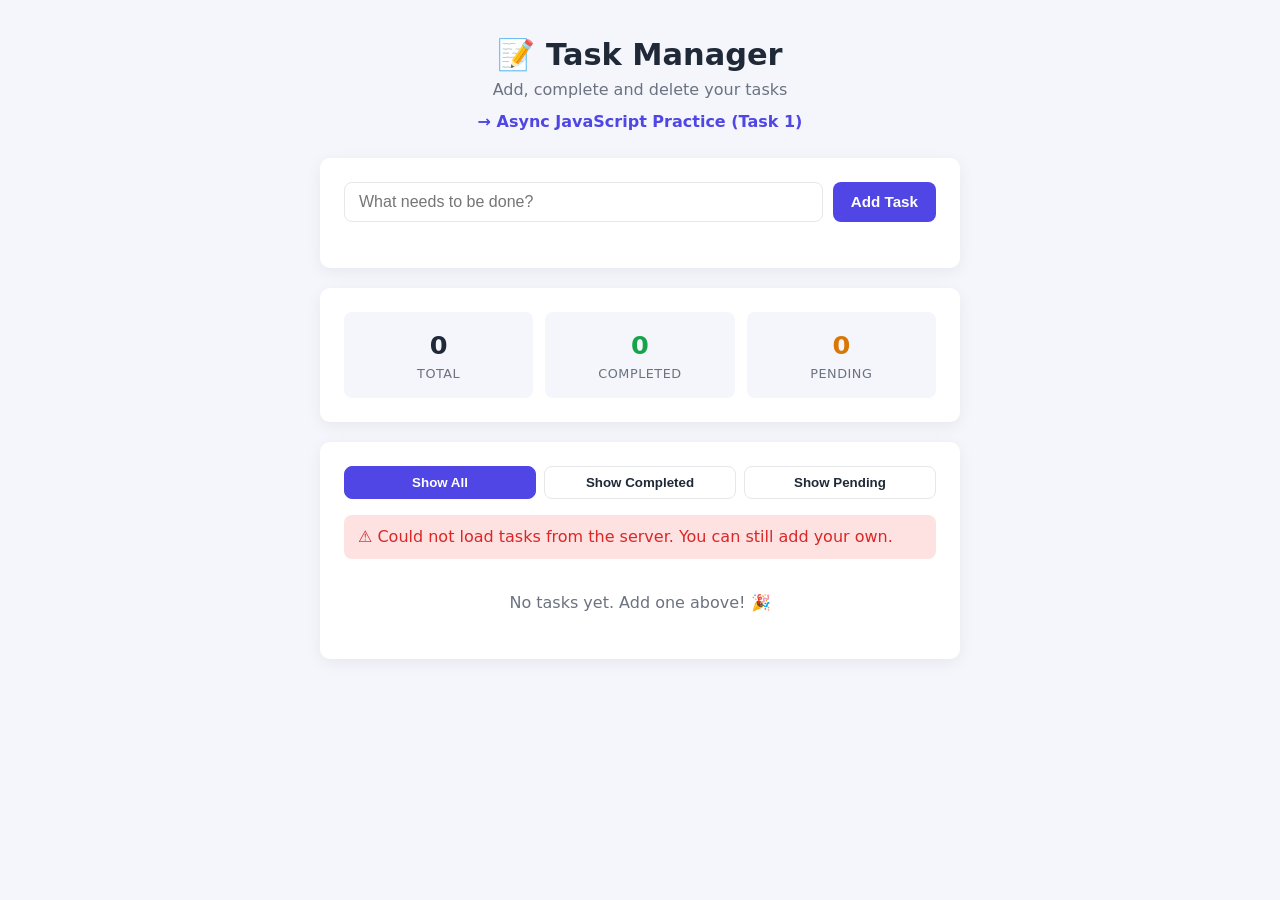
<file: index.html>
<!DOCTYPE html>
<html lang="en">
<head>
  <meta charset="UTF-8" />
  <meta name="viewport" content="width=device-width, initial-scale=1.0" />
  <title>Task Manager</title>
  <link rel="stylesheet" href="style.css" />
</head>
<body>
  <div class="container">
    <header>
      <h1>📝 Task Manager</h1>
      <p>Add, complete and delete your tasks</p>
      <a class="nav-link" href="async-demo.html">→ Async JavaScript Practice (Task 1)</a>
    </header>

    <section class="card">
      <form id="task-form" class="task-form">
        <input id="task-input" type="text" placeholder="What needs to be done?" maxlength="120" autocomplete="off" />
        <button type="submit" class="btn">Add Task</button>
      </form>
      <p id="form-error" class="form-error"></p>
    </section>

   
    <section class="card stats">
      <div class="stat">
        <div id="total-count" class="stat-value">0</div>
        <div class="stat-label">Total</div>
      </div>
      <div class="stat completed">
        <div id="completed-count" class="stat-value">0</div>
        <div class="stat-label">Completed</div>
      </div>
      <div class="stat pending">
        <div id="pending-count" class="stat-value">0</div>
        <div class="stat-label">Pending</div>
      </div>
    </section>

    <section class="card">
      <div id="filters" class="filters">
        <button type="button" class="filter-btn active" data-filter="all">Show All</button>
        <button type="button" class="filter-btn" data-filter="completed">Show Completed</button>
        <button type="button" class="filter-btn" data-filter="pending">Show Pending</button>
      </div>
      <div id="error" class="error hidden"></div>
      <div id="loader" class="loader hidden"></div>
      <ul id="task-list" class="task-list"></ul>
      <p id="empty-state" class="empty-state hidden">No tasks yet. Add one above! 🎉</p>
    </section>
  </div>

  <script src="app.js"></script>
</body>
</html>
</file>
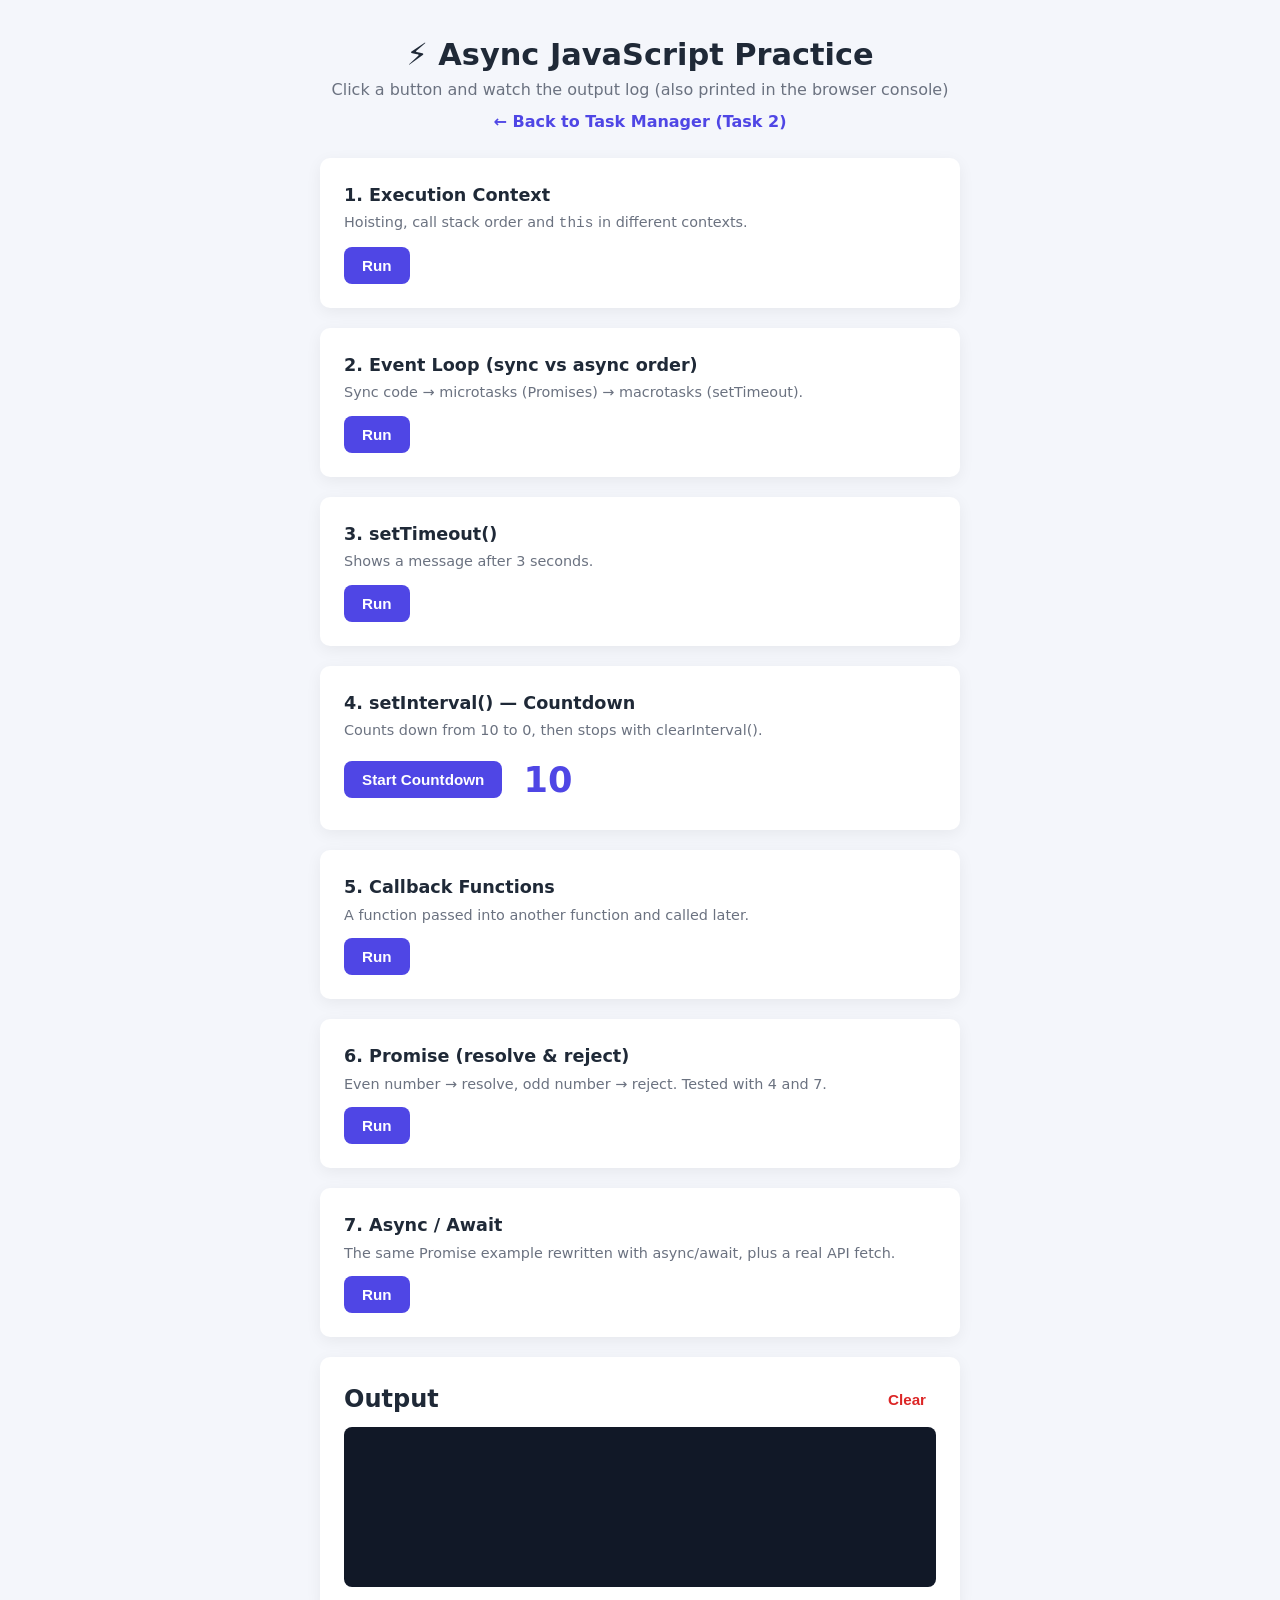
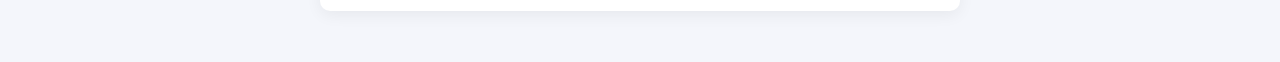
<file: async-demo.html>
<!DOCTYPE html>
<html lang="en">
<head>
  <meta charset="UTF-8" />
  <meta name="viewport" content="width=device-width, initial-scale=1.0" />
  <title>Async JS Practice</title>
  <link rel="stylesheet" href="style.css" />
</head>
<body>
  <div class="container">
    <header>
      <h1>⚡ Async JavaScript Practice</h1>
      <p>Click a button and watch the output log (also printed in the browser console)</p>
      <a class="nav-link" href="index.html">← Back to Task Manager (Task 2)</a>
    </header>

    <section class="card demo-section">
      <h2>1. Execution Context</h2>
      <p>Hoisting, call stack order and <code>this</code> in different contexts.</p>
      <button class="btn" id="btn-context">Run</button>
    </section>

    <section class="card demo-section">
      <h2>2. Event Loop (sync vs async order)</h2>
      <p>Sync code → microtasks (Promises) → macrotasks (setTimeout).</p>
      <button class="btn" id="btn-eventloop">Run</button>
    </section>

    <section class="card demo-section">
      <h2>3. setTimeout()</h2>
      <p>Shows a message after 3 seconds.</p>
      <button class="btn" id="btn-timeout">Run</button>
    </section>

    <section class="card demo-section">
      <h2>4. setInterval() — Countdown</h2>
      <p>Counts down from 10 to 0, then stops with clearInterval().</p>
      <button class="btn" id="btn-interval">Start Countdown</button>
      <span id="countdown" class="countdown">10</span>
    </section>

    <section class="card demo-section">
      <h2>5. Callback Functions</h2>
      <p>A function passed into another function and called later.</p>
      <button class="btn" id="btn-callback">Run</button>
    </section>

    <section class="card demo-section">
      <h2>6. Promise (resolve &amp; reject)</h2>
      <p>Even number → resolve, odd number → reject. Tested with 4 and 7.</p>
      <button class="btn" id="btn-promise">Run</button>
    </section>

    <section class="card demo-section">
      <h2>7. Async / Await</h2>
      <p>The same Promise example rewritten with async/await, plus a real API fetch.</p>
      <button class="btn" id="btn-async">Run</button>
    </section>

    <section class="card">
      <div class="log-header">
        <h2>Output</h2>
        <button class="btn btn-danger" id="btn-clear">Clear</button>
      </div>
      <pre id="log" class="log"></pre>
    </section>
  </div>

  <script src="async-demo.js"></script>
</body>
</html>
</file>
<file: style.css>
:root {
  --bg: #f4f6fb;
  --card: #ffffff;
  --text: #1f2937;
  --muted: #6b7280;
  --primary: #4f46e5;
  --primary-hover: #4338ca;
  --success: #16a34a;
  --danger: #dc2626;
  --border: #e5e7eb;
  --radius: 10px;
}

* { box-sizing: border-box; margin: 0; padding: 0; }

body {
  font-family: "Segoe UI", system-ui, -apple-system, sans-serif;
  background: var(--bg);
  color: var(--text);
  line-height: 1.5;
  padding: 32px 16px;
}

.container {
  max-width: 640px;
  margin: 0 auto;
}

.card {
  background: var(--card);
  border-radius: var(--radius);
  box-shadow: 0 4px 16px rgba(0, 0, 0, 0.06);
  padding: 24px;
  margin-bottom: 20px;
}

header { text-align: center; margin-bottom: 24px; }
header h1 { font-size: 1.9rem; }
header p { color: var(--muted); }

.nav-link {
  display: inline-block;
  margin-top: 8px;
  color: var(--primary);
  text-decoration: none;
  font-weight: 600;
}
.nav-link:hover { text-decoration: underline; }

.btn {
  border: none;
  border-radius: 8px;
  padding: 10px 18px;
  font-size: 0.95rem;
  font-weight: 600;
  cursor: pointer;
  background: var(--primary);
  color: #fff;
  transition: background 0.2s;
}
.btn:hover { background: var(--primary-hover); }
.btn:disabled { opacity: 0.5; cursor: not-allowed; }
.btn-danger { background: transparent; color: var(--danger); padding: 6px 10px; }
.btn-danger:hover { background: #fee2e2; }

.task-form { display: flex; gap: 10px; }
.task-form input {
  flex: 1;
  padding: 10px 14px;
  border: 1px solid var(--border);
  border-radius: 8px;
  font-size: 1rem;
  min-width: 0;
}
.task-form input:focus { outline: 2px solid var(--primary); border-color: transparent; }
.form-error { color: var(--danger); font-size: 0.85rem; margin-top: 6px; min-height: 1.2em; }

.stats { display: grid; grid-template-columns: repeat(3, 1fr); gap: 12px; }
.stat {
  text-align: center;
  padding: 14px 8px;
  border-radius: 8px;
  background: var(--bg);
}
.stat-value { font-size: 1.6rem; font-weight: 700; }
.stat-label { font-size: 0.8rem; color: var(--muted); text-transform: uppercase; letter-spacing: 0.04em; }
.stat.completed .stat-value { color: var(--success); }
.stat.pending .stat-value { color: #d97706; }

.task-list { list-style: none; }
.task-item {
  display: flex;
  align-items: center;
  gap: 12px;
  padding: 12px 4px;
  border-bottom: 1px solid var(--border);
}
.task-item:last-child { border-bottom: none; }
.task-item input[type="checkbox"] { width: 18px; height: 18px; cursor: pointer; accent-color: var(--success); }
.task-title { flex: 1; word-break: break-word; }
.task-item.completed .task-title { text-decoration: line-through; color: var(--muted); }

.task-id {
  font-size: 0.8rem;
  font-weight: 700;
  color: var(--muted);
  min-width: 32px;
}

.status {
  font-size: 0.75rem;
  font-weight: 600;
  padding: 3px 10px;
  border-radius: 999px;
  white-space: nowrap;
}
.status-completed { background: #dcfce7; color: var(--success); }
.status-pending { background: #fef3c7; color: #b45309; }

.filters { display: flex; gap: 8px; flex-wrap: wrap; margin-bottom: 16px; }
.filter-btn {
  flex: 1;
  padding: 8px 12px;
  border: 1px solid var(--border);
  border-radius: 8px;
  background: var(--card);
  color: var(--text);
  font-weight: 600;
  cursor: pointer;
  transition: background 0.2s, color 0.2s;
}
.filter-btn:hover { border-color: var(--primary); }
.filter-btn.active { background: var(--primary); border-color: var(--primary); color: #fff; }

.empty-state { text-align: center; color: var(--muted); padding: 20px 0; }

.loader { display: flex; justify-content: center; padding: 20px 0; }
.loader::after {
  content: "";
  width: 32px; height: 32px;
  border: 4px solid var(--border);
  border-top-color: var(--primary);
  border-radius: 50%;
  animation: spin 0.8s linear infinite;
}
@keyframes spin { to { transform: rotate(360deg); } }

.error {
  background: #fee2e2;
  color: var(--danger);
  padding: 10px 14px;
  border-radius: 8px;
  margin-bottom: 12px;
}

.hidden { display: none !important; }

.demo-section h2 { font-size: 1.1rem; margin-bottom: 4px; }
.demo-section p { color: var(--muted); font-size: 0.9rem; margin-bottom: 12px; }
.countdown {
  font-size: 2.2rem;
  font-weight: 700;
  color: var(--primary);
  margin-left: 16px;
  vertical-align: middle;
}
.log {
  background: #111827;
  color: #d1fae5;
  font-family: Consolas, "Courier New", monospace;
  font-size: 0.85rem;
  padding: 16px;
  border-radius: 8px;
  min-height: 160px;
  max-height: 360px;
  overflow-y: auto;
  white-space: pre-wrap;
}
.log-header { display: flex; justify-content: space-between; align-items: center; margin-bottom: 10px; }

@media (max-width: 480px) {
  .task-form { flex-direction: column; }
  .stat-value { font-size: 1.3rem; }
  .task-item { flex-wrap: wrap; }
  .task-title { flex-basis: 60%; }
}
</file>
